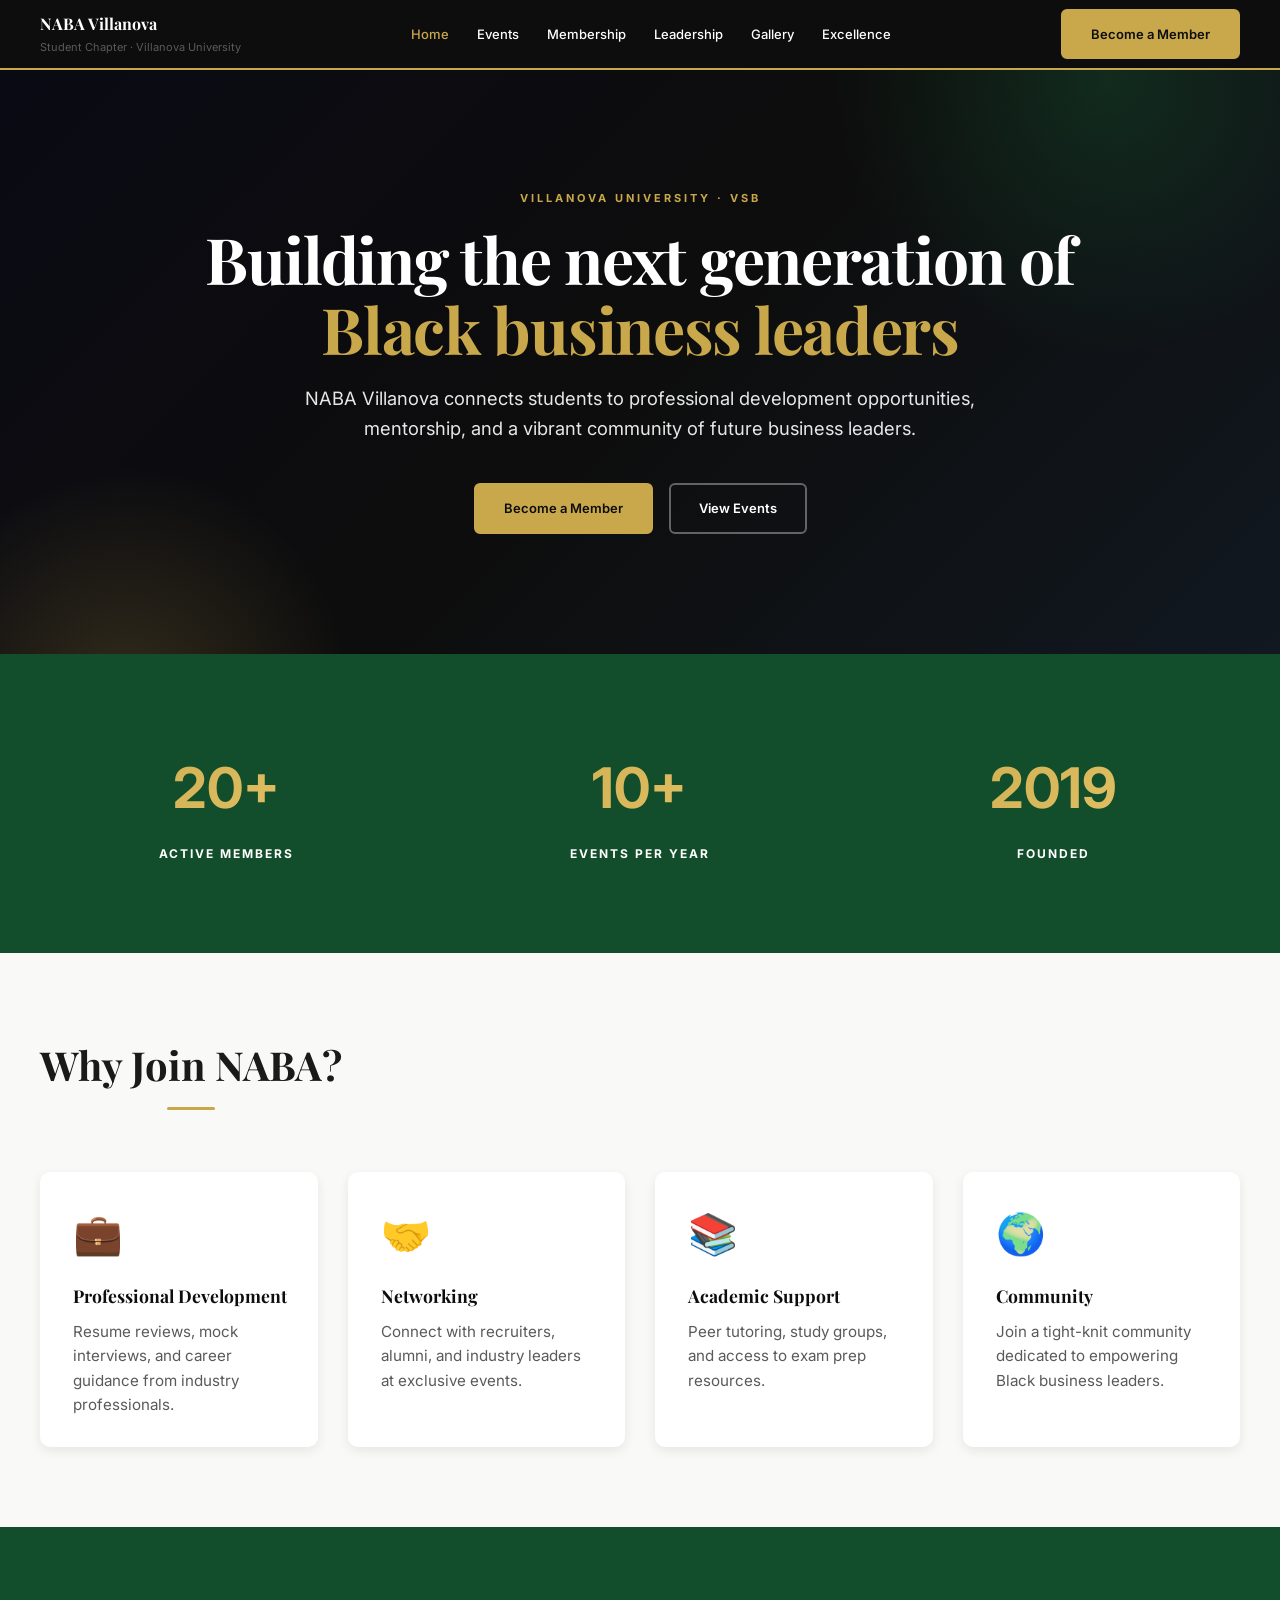
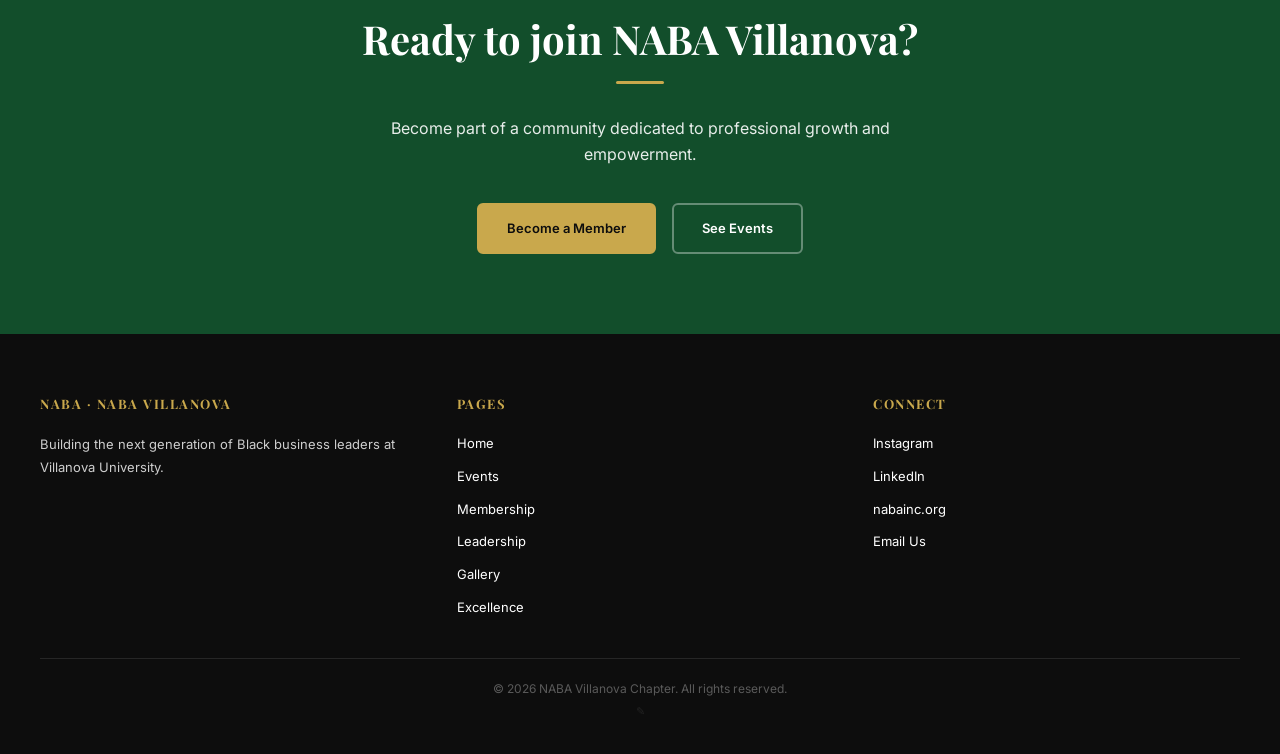
<file: index.html>
<!DOCTYPE html>
<html lang="en">
<head>
<meta charset="UTF-8">
<meta name="viewport" content="width=device-width, initial-scale=1.0">
<title>NABA Villanova</title>
<link rel="preconnect" href="https://fonts.googleapis.com">
<link rel="preconnect" href="https://fonts.gstatic.com" crossorigin>
<link href="https://fonts.googleapis.com/css2?family=Inter:wght@300;400;500;600;700&family=Playfair+Display:wght@700&display=swap" rel="stylesheet">
<link rel="stylesheet" href="css/styles.css">
</head>
<body data-page="home">
<nav class="site-nav">
  <a href="index.html" class="nav-logo">
    <div class="nav-brand"><h2>NABA Villanova</h2><p>Student Chapter · Villanova University</p></div>
  </a>
  <button class="nav-hamburger" aria-label="Toggle menu"><span></span><span></span><span></span></button>
  <ul class="nav-links"><li><a href="index.html" data-page="home">Home</a></li><li><a href="events.html" data-page="events">Events</a></li><li><a href="membership.html" data-page="membership">Membership</a></li><li><a href="leadership.html" data-page="leadership">Leadership</a></li><li><a href="gallery.html" data-page="gallery">Gallery</a></li><li><a href="excellence.html" data-page="accolades">Excellence</a></li></ul>
  <a href="membership.html" class="btn btn-gold-fill nav-cta">Become a Member</a>
</nav>
<main>
<section class="hero"><div class="hero-content">
        <div class="eyebrow">Villanova University · VSB</div>
        <h1>Building the next generation of <span style="color:#C9A84C">Black business leaders</span></h1>
        <p>NABA Villanova connects students to professional development opportunities, mentorship, and a vibrant community of future business leaders.</p>
        <div class="button-group"><a href="membership.html" class="btn btn-gold-fill" >Become a Member</a><a href="events.html" class="btn btn-white-outline" >View Events</a></div>
      </div></section>
<section class="stats-section"><div class="stats-grid"><div class="stat-item"><div class="stat-number">20+</div><div class="stat-label">Active Members</div></div><div class="stat-item"><div class="stat-number">10+</div><div class="stat-label">Events Per Year</div></div><div class="stat-item"><div class="stat-number">2019</div><div class="stat-label">Founded</div></div></div></section>
<section class="cards-section"><div class="section-inner">
        
        <h2>Why Join NABA?</h2>
        
        <div class="cards-grid"><div class="card"><div class="card-icon">💼</div><h3>Professional Development</h3><p>Resume reviews, mock interviews, and career guidance from industry professionals.</p></div><div class="card"><div class="card-icon">🤝</div><h3>Networking</h3><p>Connect with recruiters, alumni, and industry leaders at exclusive events.</p></div><div class="card"><div class="card-icon">📚</div><h3>Academic Support</h3><p>Peer tutoring, study groups, and access to exam prep resources.</p></div><div class="card"><div class="card-icon">🌍</div><h3>Community</h3><p>Join a tight-knit community dedicated to empowering Black business leaders.</p></div></div>
      </div></section>
<section class="cta-section"><div class="section-inner">
        <h2>Ready to join NABA Villanova?</h2>
        <p>Become part of a community dedicated to professional growth and empowerment.</p>
        <div class="button-group"><a href="membership.html" class="btn btn-gold-fill" >Become a Member</a><a href="events.html" class="btn btn-white-outline" >See Events</a></div>
      </div></section>
</main>
<footer class="site-footer">
  <div class="footer-grid">
    <div class="footer-col">
      <h3>NABA · NABA Villanova</h3>
      <p>Building the next generation of Black business leaders at Villanova University.</p>
    </div>
    <div class="footer-col">
      <h3>Pages</h3>
      <div class="footer-links">
        <a href="index.html">Home</a>
        <a href="events.html">Events</a>
        <a href="membership.html">Membership</a>
        <a href="leadership.html">Leadership</a>
        <a href="gallery.html">Gallery</a>
        <a href="excellence.html">Excellence</a>
      </div>
    </div>
    <div class="footer-col">
      <h3>Connect</h3>
      <div class="footer-links">
        <a href="https://instagram.com/nabavillanova" target="_blank" rel="noopener noreferrer">Instagram</a>
        <a href="https://linkedin.com/company/naba-villanova" target="_blank" rel="noopener noreferrer">LinkedIn</a>
        <a href="https://www.nabainc.org" target="_blank" rel="noopener noreferrer">nabainc.org</a>
        <a href="mailto:naba@villanova.edu" target="_blank" rel="noopener noreferrer">Email Us</a>
      </div>
    </div>
  </div>
  <div class="footer-bottom">
    © 2026 NABA Villanova Chapter. All rights reserved.
    <div><button class="hidden-edit" onclick="window.location.href='builder/index.html'" aria-label="Edit this site">&#9998;</button></div>
  </div>
</footer>
<script src="js/nav.js"></script>
<script src="js/animations.js"></script>
</body>
</html>
</file>
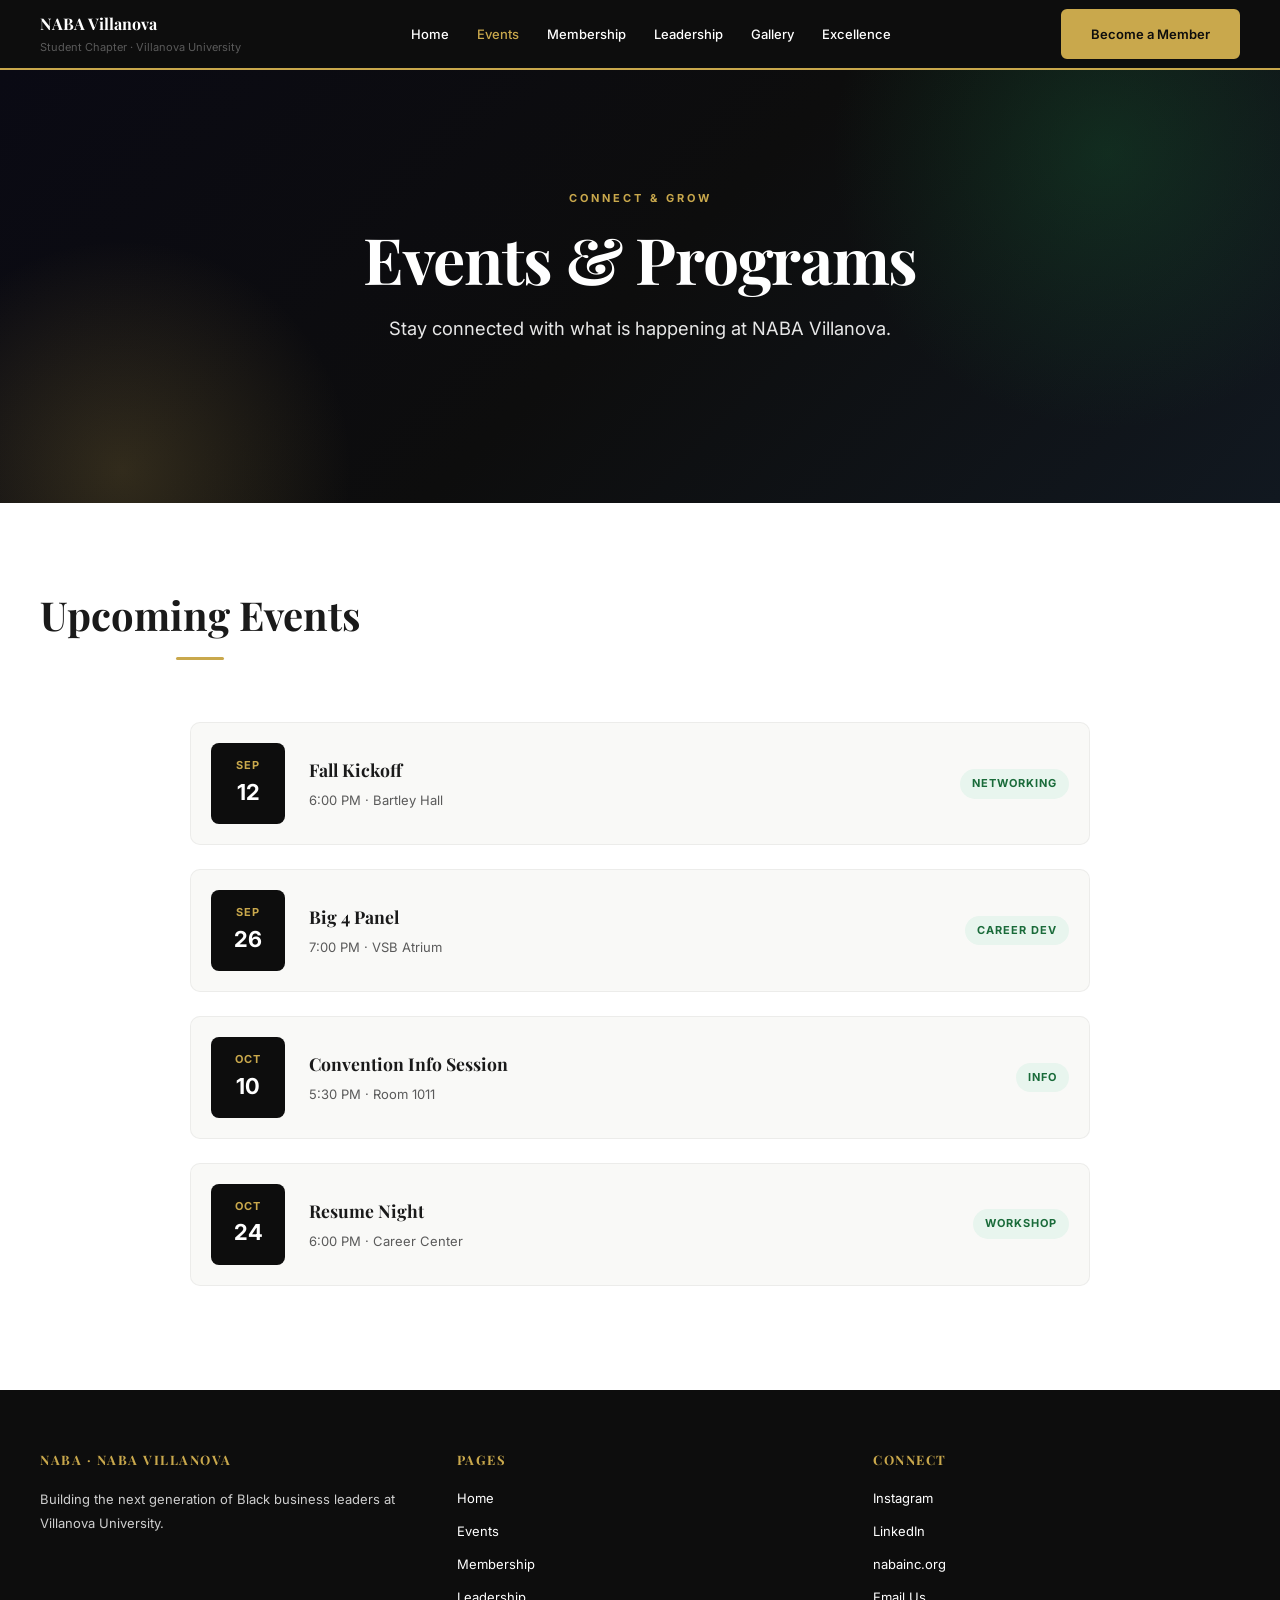
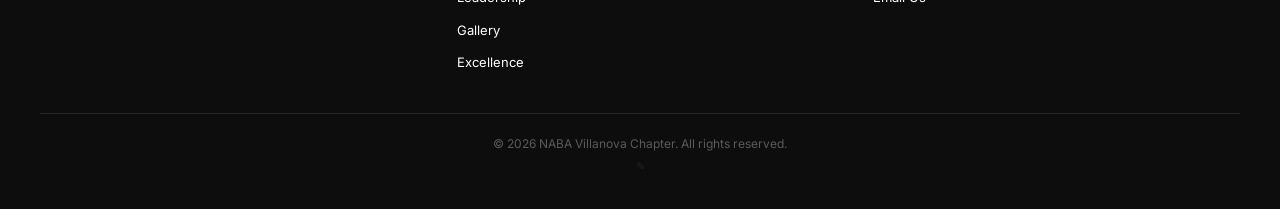
<file: events.html>
<!DOCTYPE html>
<html lang="en">
<head>
<meta charset="UTF-8">
<meta name="viewport" content="width=device-width, initial-scale=1.0">
<title>NABA Villanova — Events</title>
<link rel="preconnect" href="https://fonts.googleapis.com">
<link rel="preconnect" href="https://fonts.gstatic.com" crossorigin>
<link href="https://fonts.googleapis.com/css2?family=Inter:wght@300;400;500;600;700&family=Playfair+Display:wght@700&display=swap" rel="stylesheet">
<link rel="stylesheet" href="css/styles.css">
</head>
<body data-page="events">
<nav class="site-nav">
  <a href="index.html" class="nav-logo">
    <div class="nav-brand"><h2>NABA Villanova</h2><p>Student Chapter · Villanova University</p></div>
  </a>
  <button class="nav-hamburger" aria-label="Toggle menu"><span></span><span></span><span></span></button>
  <ul class="nav-links"><li><a href="index.html" data-page="home">Home</a></li><li><a href="events.html" data-page="events">Events</a></li><li><a href="membership.html" data-page="membership">Membership</a></li><li><a href="leadership.html" data-page="leadership">Leadership</a></li><li><a href="gallery.html" data-page="gallery">Gallery</a></li><li><a href="excellence.html" data-page="accolades">Excellence</a></li></ul>
  <a href="membership.html" class="btn btn-gold-fill nav-cta">Become a Member</a>
</nav>
<main>
<section class="hero"><div class="hero-content">
        <div class="eyebrow">Connect &amp; Grow</div>
        <h1>Events & Programs</h1>
        <p>Stay connected with what is happening at NABA Villanova.</p>
        <div class="button-group"></div>
      </div></section>
<section class="events-section"><div class="section-inner">
        
        <h2>Upcoming Events</h2>
        <div class="events-list"><div class="event-item">
            <div class="event-date"><div class="event-date-month">Sep</div><div class="event-date-day">12</div></div>
            <div class="event-info"><h3>Fall Kickoff</h3><p>6:00 PM · Bartley Hall</p></div>
            <div class="event-tag">Networking</div>
          </div><div class="event-item">
            <div class="event-date"><div class="event-date-month">Sep</div><div class="event-date-day">26</div></div>
            <div class="event-info"><h3>Big 4 Panel</h3><p>7:00 PM · VSB Atrium</p></div>
            <div class="event-tag">Career Dev</div>
          </div><div class="event-item">
            <div class="event-date"><div class="event-date-month">Oct</div><div class="event-date-day">10</div></div>
            <div class="event-info"><h3>Convention Info Session</h3><p>5:30 PM · Room 1011</p></div>
            <div class="event-tag">Info</div>
          </div><div class="event-item">
            <div class="event-date"><div class="event-date-month">Oct</div><div class="event-date-day">24</div></div>
            <div class="event-info"><h3>Resume Night</h3><p>6:00 PM · Career Center</p></div>
            <div class="event-tag">Workshop</div>
          </div></div>
      </div></section>
</main>
<footer class="site-footer">
  <div class="footer-grid">
    <div class="footer-col">
      <h3>NABA · NABA Villanova</h3>
      <p>Building the next generation of Black business leaders at Villanova University.</p>
    </div>
    <div class="footer-col">
      <h3>Pages</h3>
      <div class="footer-links">
        <a href="index.html">Home</a>
        <a href="events.html">Events</a>
        <a href="membership.html">Membership</a>
        <a href="leadership.html">Leadership</a>
        <a href="gallery.html">Gallery</a>
        <a href="excellence.html">Excellence</a>
      </div>
    </div>
    <div class="footer-col">
      <h3>Connect</h3>
      <div class="footer-links">
        <a href="https://instagram.com/nabavillanova" target="_blank" rel="noopener noreferrer">Instagram</a>
        <a href="https://linkedin.com/company/naba-villanova" target="_blank" rel="noopener noreferrer">LinkedIn</a>
        <a href="https://www.nabainc.org" target="_blank" rel="noopener noreferrer">nabainc.org</a>
        <a href="mailto:naba@villanova.edu" target="_blank" rel="noopener noreferrer">Email Us</a>
      </div>
    </div>
  </div>
  <div class="footer-bottom">
    © 2026 NABA Villanova Chapter. All rights reserved.
    <div><button class="hidden-edit" onclick="window.location.href='builder/index.html'" aria-label="Edit this site">&#9998;</button></div>
  </div>
</footer>
<script src="js/nav.js"></script>
<script src="js/animations.js"></script>
</body>
</html>
</file>
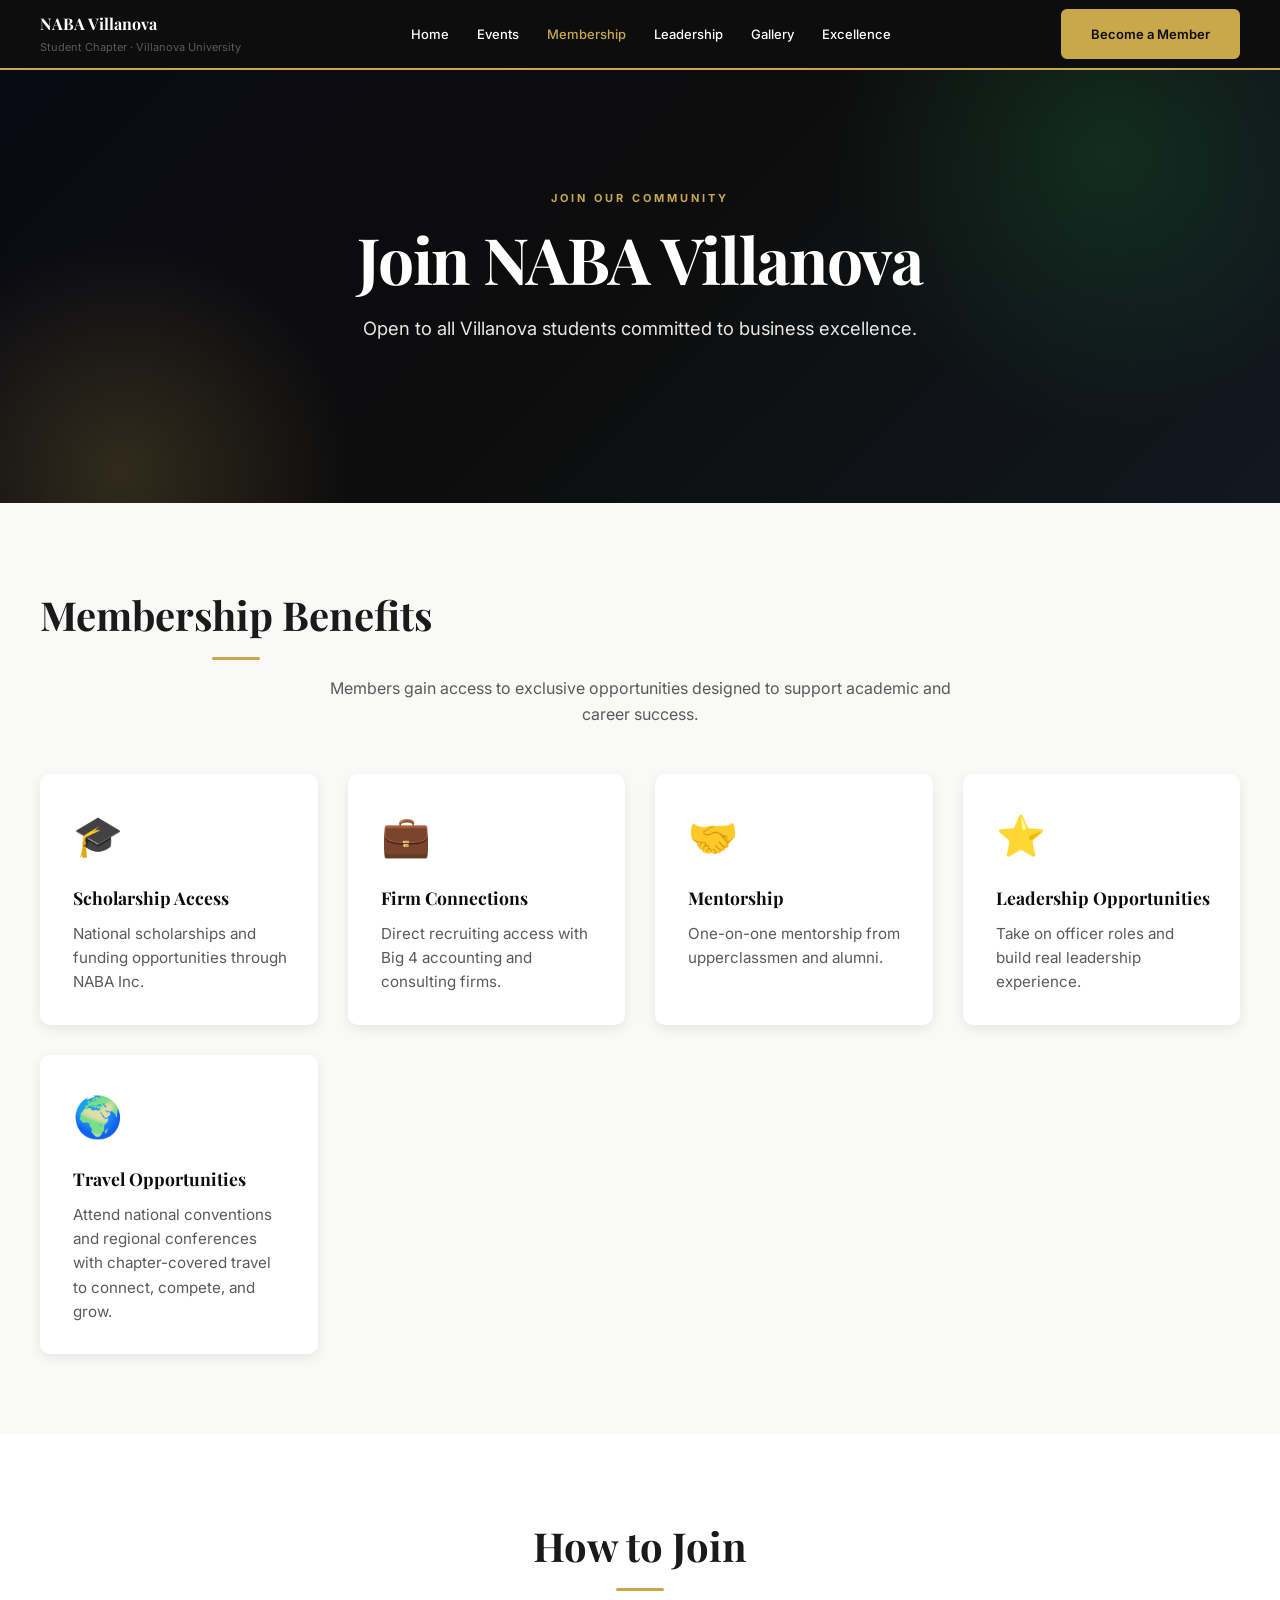
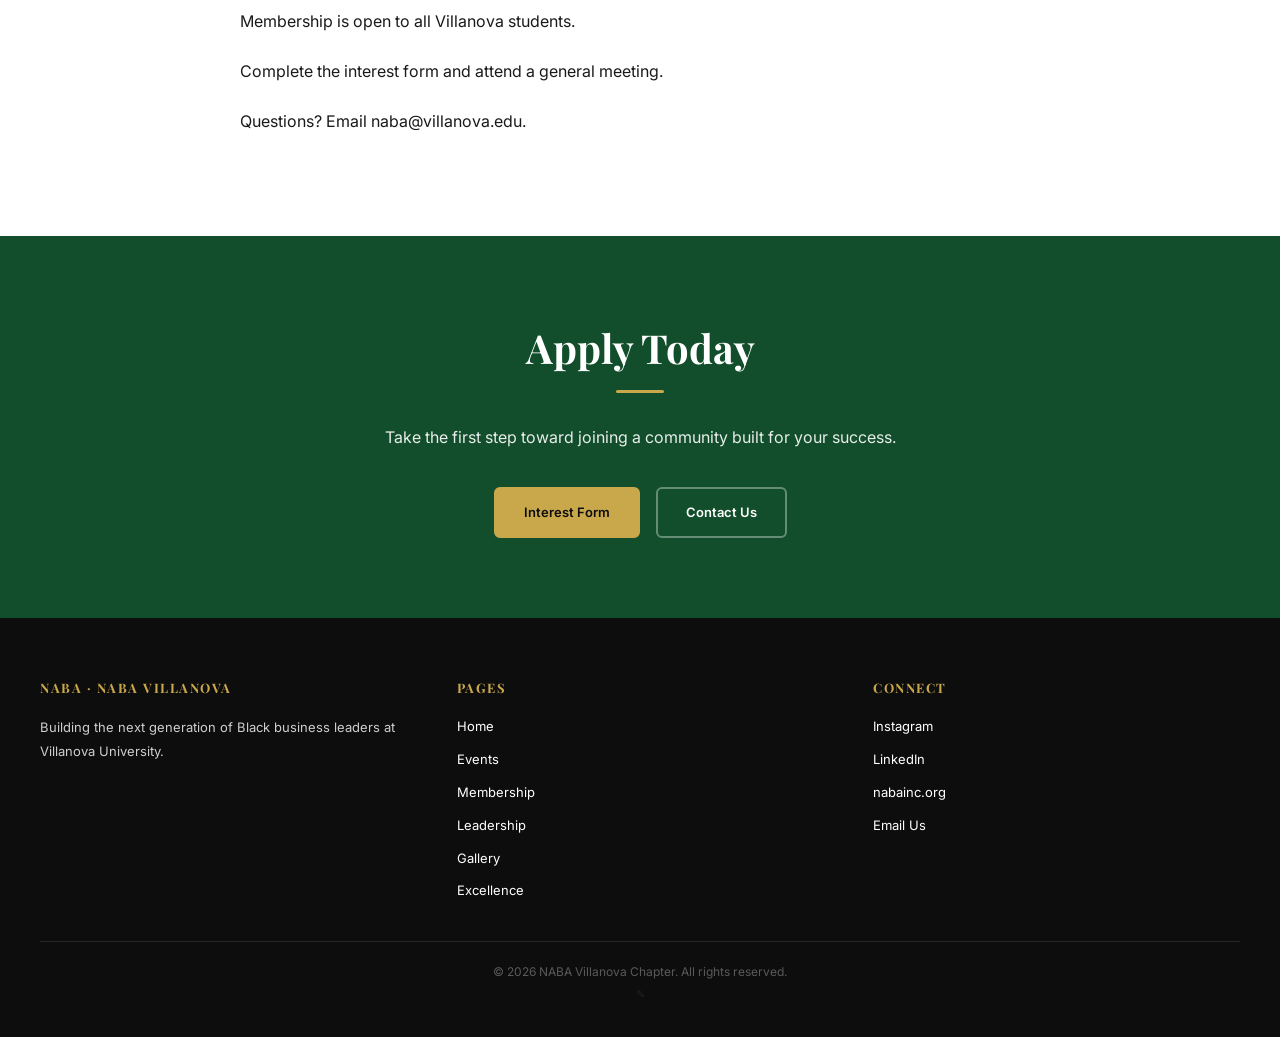
<file: membership.html>
<!DOCTYPE html>
<html lang="en">
<head>
<meta charset="UTF-8">
<meta name="viewport" content="width=device-width, initial-scale=1.0">
<title>NABA Villanova — Membership</title>
<link rel="preconnect" href="https://fonts.googleapis.com">
<link rel="preconnect" href="https://fonts.gstatic.com" crossorigin>
<link href="https://fonts.googleapis.com/css2?family=Inter:wght@300;400;500;600;700&family=Playfair+Display:wght@700&display=swap" rel="stylesheet">
<link rel="stylesheet" href="css/styles.css">
</head>
<body data-page="membership">
<nav class="site-nav">
  <a href="index.html" class="nav-logo">
    <div class="nav-brand"><h2>NABA Villanova</h2><p>Student Chapter · Villanova University</p></div>
  </a>
  <button class="nav-hamburger" aria-label="Toggle menu"><span></span><span></span><span></span></button>
  <ul class="nav-links"><li><a href="index.html" data-page="home">Home</a></li><li><a href="events.html" data-page="events">Events</a></li><li><a href="membership.html" data-page="membership">Membership</a></li><li><a href="leadership.html" data-page="leadership">Leadership</a></li><li><a href="gallery.html" data-page="gallery">Gallery</a></li><li><a href="excellence.html" data-page="accolades">Excellence</a></li></ul>
  <a href="membership.html" class="btn btn-gold-fill nav-cta">Become a Member</a>
</nav>
<main>
<section class="hero"><div class="hero-content">
        <div class="eyebrow">Join Our Community</div>
        <h1>Join NABA Villanova</h1>
        <p>Open to all Villanova students committed to business excellence.</p>
        <div class="button-group"></div>
      </div></section>
<section class="cards-section"><div class="section-inner">
        
        <h2>Membership Benefits</h2>
        <p class="section-intro">Members gain access to exclusive opportunities designed to support academic and career success.</p>
        <div class="cards-grid"><div class="card"><div class="card-icon">🎓</div><h3>Scholarship Access</h3><p>National scholarships and funding opportunities through NABA Inc.</p></div><div class="card"><div class="card-icon">💼</div><h3>Firm Connections</h3><p>Direct recruiting access with Big 4 accounting and consulting firms.</p></div><div class="card"><div class="card-icon">🤝</div><h3>Mentorship</h3><p>One-on-one mentorship from upperclassmen and alumni.</p></div><div class="card"><div class="card-icon">⭐</div><h3>Leadership Opportunities</h3><p>Take on officer roles and build real leadership experience.</p></div><div class="card"><div class="card-icon">🌍</div><h3>Travel Opportunities</h3><p>Attend national conventions and regional conferences with chapter-covered travel to connect, compete, and grow.</p></div></div>
      </div></section>
<section class="text-section"><div class="text-content">
        <h2>How to Join</h2>
        <div class="text-body"><p>Membership is open to all Villanova students.</p><p>Complete the interest form and attend a general meeting.</p><p>Questions? Email naba@villanova.edu.</p></div>
      </div></section>
<section class="cta-section"><div class="section-inner">
        <h2>Apply Today</h2>
        <p>Take the first step toward joining a community built for your success.</p>
        <div class="button-group"><a href="https://docs.google.com/forms/d/e/1FAIpQLSfOz2ShV2T1Oh4lbcgv9S0YHJitE0uWkxwM6k02Fl057y3H8Q/viewform?usp=header" class="btn btn-gold-fill" target="_blank" rel="noopener noreferrer">Interest Form</a><a href="mailto:naba@villanova.edu" class="btn btn-white-outline">Contact Us</a></div>
      </div></section>
</main>
<footer class="site-footer">
  <div class="footer-grid">
    <div class="footer-col">
      <h3>NABA · NABA Villanova</h3>
      <p>Building the next generation of Black business leaders at Villanova University.</p>
    </div>
    <div class="footer-col">
      <h3>Pages</h3>
      <div class="footer-links">
        <a href="index.html">Home</a>
        <a href="events.html">Events</a>
        <a href="membership.html">Membership</a>
        <a href="leadership.html">Leadership</a>
        <a href="gallery.html">Gallery</a>
        <a href="excellence.html">Excellence</a>
      </div>
    </div>
    <div class="footer-col">
      <h3>Connect</h3>
      <div class="footer-links">
        <a href="https://instagram.com/nabavillanova" target="_blank" rel="noopener noreferrer">Instagram</a>
        <a href="https://linkedin.com/company/naba-villanova" target="_blank" rel="noopener noreferrer">LinkedIn</a>
        <a href="https://www.nabainc.org" target="_blank" rel="noopener noreferrer">nabainc.org</a>
        <a href="mailto:naba@villanova.edu" target="_blank" rel="noopener noreferrer">Email Us</a>
      </div>
    </div>
  </div>
  <div class="footer-bottom">
    © 2026 NABA Villanova Chapter. All rights reserved.
    <div><button class="hidden-edit" onclick="window.location.href='builder/index.html'" aria-label="Edit this site">&#9998;</button></div>
  </div>
</footer>
<script src="js/nav.js"></script>
<script src="js/animations.js"></script>
</body>
</html>
</file>
<file: css/styles.css>
:root{--black:#0D0D0D;--deep-green:#124E2B;--green:#1A6B3A;--light-green:#E8F5EE;--gold:#C9A84C;--gold-dark:#9A7A28;--white:#FFFFFF;--body-text:#1A1A1A;--muted-text:#5A5A5A;}
*{margin:0;padding:0;box-sizing:border-box;}
html{scroll-behavior:smooth;}
body{font-family:'Inter',sans-serif;line-height:1.6;color:var(--body-text);background:var(--white);}
h1,h2,h3{font-family:'Playfair Display',serif;}
a{color:var(--green);text-decoration:none;transition:color .3s;}
a:hover{color:var(--gold);}
img{max-width:100%;display:block;}
.btn{padding:13px 28px;border-radius:6px;font-weight:600;font-size:13px;border:2px solid transparent;cursor:pointer;transition:all .25s;text-decoration:none;display:inline-block;}
.btn-gold-fill{background:var(--gold);color:var(--black);border-color:var(--gold);}
.btn-gold-fill:hover{background:var(--gold-dark);border-color:var(--gold-dark);color:var(--black);}
.btn-white-outline{background:transparent;color:var(--white);border-color:rgba(255,255,255,.35);}
.btn-white-outline:hover{border-color:var(--gold);color:var(--gold);}
.btn-gold-outline{background:transparent;color:var(--gold);border-color:var(--gold);}
.btn-gold-outline:hover{background:var(--gold);color:var(--black);}
.btn-dark-fill{background:var(--black);color:var(--white);border-color:var(--black);}
.btn-dark-fill:hover{background:#262626;border-color:#262626;}
.button-group{display:flex;gap:16px;justify-content:center;flex-wrap:wrap;}

/* ===== Nav ===== */
.site-nav{background:var(--black);border-bottom:2.5px solid var(--gold);padding:0 40px;display:flex;align-items:center;justify-content:space-between;min-height:70px;position:sticky;top:0;z-index:100;gap:24px;}
.nav-logo{display:flex;align-items:center;gap:14px;cursor:pointer;text-decoration:none;flex-shrink:0;}
.nav-brand h2{color:var(--white);font-size:16px;margin-bottom:2px;}
.nav-brand p{color:var(--muted-text);font-size:11px;}
.nav-links{display:flex;gap:28px;list-style:none;flex-wrap:wrap;padding:12px 0;}
.nav-links a{color:var(--white);font-size:13px;font-weight:500;text-decoration:none;}
.nav-links a:hover,.nav-links a.active{color:var(--gold);}
.nav-cta{flex-shrink:0;}

/* Hamburger (hidden on desktop) */
.nav-hamburger{display:none;background:none;border:none;cursor:pointer;padding:8px;flex-direction:column;gap:5px;flex-shrink:0;}
.nav-hamburger span{display:block;width:24px;height:2px;background:var(--white);border-radius:2px;transition:all .3s;}
.nav-hamburger.open span:nth-child(1){transform:translateY(7px) rotate(45deg);}
.nav-hamburger.open span:nth-child(2){opacity:0;}
.nav-hamburger.open span:nth-child(3){transform:translateY(-7px) rotate(-45deg);}

/* Dropdown nav */
.nav-links li{position:relative;list-style:none;}
.nav-links li.has-dropdown>a{display:flex;align-items:center;gap:5px;}
.nav-arrow{font-size:8px;opacity:.6;transition:transform .2s;}
.has-dropdown:hover .nav-arrow{transform:rotate(180deg);}
.dropdown-menu{display:none;position:absolute;top:calc(100% + 8px);left:0;background:var(--black);border:1px solid rgba(201,168,76,.25);border-top:2px solid var(--gold);border-radius:0 6px 6px 6px;list-style:none;min-width:180px;z-index:200;padding:6px 0;box-shadow:0 8px 24px rgba(0,0,0,.4);}
.has-dropdown:hover .dropdown-menu{display:block;}
.dropdown-menu li a{display:block;padding:9px 18px;color:rgba(255,255,255,.85)!important;font-size:12px;font-weight:500;transition:color .15s,background .15s;}
.dropdown-menu li a:hover{color:var(--gold)!important;background:rgba(201,168,76,.08);}

/* ===== Sections ===== */
section{padding:80px 40px;}
.section-inner{max-width:1200px;margin:0 auto;}
.section-inner>h2,.text-content>h2{font-size:clamp(1.8rem,4vw,2.5rem);margin-bottom:16px;text-align:center;position:relative;display:inline-block;}
.section-inner>h2::after,.text-content>h2::after{content:'';display:block;width:48px;height:3px;background:var(--gold);border-radius:2px;margin:10px auto 0;}
.eyebrow{font-size:11px;font-weight:700;letter-spacing:3px;text-transform:uppercase;color:var(--gold);margin-bottom:16px;text-align:center;}
.section-intro{text-align:center;color:var(--muted-text);max-width:640px;margin:0 auto 36px;}

/* Hero */
.hero{background:linear-gradient(135deg,#0a0a14 0%,#0D0D0D 50%,#111820 100%);color:var(--white);padding:120px 40px;text-align:center;position:relative;overflow:hidden;}
.hero::before{content:'';position:absolute;top:-50%;right:-10%;width:600px;height:600px;background:radial-gradient(circle,rgba(26,107,58,.3) 0%,transparent 65%);border-radius:50%;pointer-events:none;}
.hero::after{content:'';position:absolute;bottom:-50%;left:-10%;width:500px;height:500px;background:radial-gradient(circle,rgba(201,168,76,.2) 0%,transparent 65%);border-radius:50%;pointer-events:none;}
.hero-content{position:relative;z-index:1;max-width:900px;margin:0 auto;}
.hero h1{font-size:clamp(2rem,6vw,4rem);line-height:1.1;margin-bottom:20px;letter-spacing:-.02em;}
.hero p{font-size:clamp(1rem,2.5vw,1.15rem);color:rgba(255,255,255,.9);margin-bottom:40px;max-width:700px;margin-left:auto;margin-right:auto;}

/* Stats */
.stats-section{background:var(--deep-green);color:var(--white);}
.stats-grid{display:grid;grid-template-columns:repeat(auto-fit,minmax(160px,1fr));gap:40px;max-width:1200px;margin:0 auto;text-align:center;}
.stat-item{padding:10px 0;}
.stat-number{font-size:clamp(2rem,4.5vw,3.5rem);background:linear-gradient(135deg,var(--gold),#e8c96a);-webkit-background-clip:text;-webkit-text-fill-color:transparent;background-clip:text;font-weight:700;}
.stat-label{font-size:12px;font-weight:700;text-transform:uppercase;letter-spacing:2px;margin-top:10px;}

/* Text */
.text-section{background:var(--white);}
.text-content{max-width:800px;margin:0 auto;text-align:center;}
.text-content p{font-size:1rem;line-height:1.85;margin-bottom:20px;color:var(--body-text);text-align:left;}

/* Cards */
.cards-section{background:#F9F9F7;}
.cards-grid{display:grid;grid-template-columns:repeat(auto-fit,minmax(220px,1fr));gap:30px;margin-top:46px;}
.card{background:var(--white);padding:30px;border-radius:10px;box-shadow:0 4px 12px rgba(0,0,0,.08);border-left:3px solid transparent;transition:all .3s;}
.card:hover{background:var(--light-green);transform:translateY(-4px);box-shadow:0 12px 30px rgba(0,0,0,.12);border-left-color:var(--gold);}
.card-icon{font-size:2.5rem;margin-bottom:16px;}
.card h3{font-size:1.1rem;margin-bottom:10px;color:var(--black);}
.card p{color:var(--muted-text);font-size:.95rem;}

/* Events */
.events-section{background:var(--white);}
.events-list{max-width:900px;margin:46px auto 0;}
.event-item{display:flex;gap:24px;align-items:center;margin-bottom:24px;padding:20px;border-radius:10px;background:#F9F9F7;border:1px solid rgba(0,0,0,.05);flex-wrap:wrap;}
.event-date{background:var(--black);color:var(--white);border-radius:8px;padding:14px;text-align:center;min-width:74px;flex-shrink:0;}
.event-date-month{font-size:11px;font-weight:700;color:var(--gold);text-transform:uppercase;letter-spacing:1px;}
.event-date-day{font-size:22px;font-weight:700;}
.event-info{flex:1;min-width:160px;}
.event-info h3{margin-bottom:6px;font-size:1.1rem;}
.event-info p{color:var(--muted-text);font-size:13px;}
.event-tag{background:var(--light-green);color:var(--green);font-size:11px;font-weight:700;text-transform:uppercase;letter-spacing:1px;padding:6px 12px;border-radius:20px;flex-shrink:0;}.gcal-events-container{max-width:900px;margin:46px auto 0;min-height:100px;}.gcal-empty{color:var(--muted-text);text-align:center;padding:40px 0;font-size:0.95rem;}.event-item[onclick]:hover{background:#f0eeea;border-color:rgba(0,0,0,.1);}

/* Team */
.team-section{background:#F9F9F7;}
.team-grid{display:grid;grid-template-columns:repeat(4,1fr);gap:20px;margin-top:40px;}
.team-member{display:flex;flex-direction:column;transition:transform .2s ease,box-shadow .2s ease;cursor:default;}
.team-member:hover{transform:translateY(-6px);}
.team-member:hover .member-card{box-shadow:0 14px 36px rgba(0,0,0,.28);}
.member-card{position:relative;border-radius:14px;overflow:hidden;aspect-ratio:3/4;background:var(--black);}
.member-photo-wrap{width:100%;height:100%;overflow:hidden;}
.member-photo{width:100%;height:100%;object-fit:cover;transform-origin:top center;display:block;}
.member-avatar{width:100%;height:100%;background:var(--black);color:var(--gold);display:flex;align-items:center;justify-content:center;font-weight:700;font-size:48px;}
.member-card-overlay{position:absolute;bottom:0;left:0;right:0;padding:56px 16px 16px;background:linear-gradient(to top,rgba(0,0,0,.92) 0%,rgba(0,0,0,.6) 35%,transparent 70%);text-align:left;}
.member-card-overlay h3{color:#fff;font-size:1rem;margin:0 0 4px;font-family:'Inter',sans-serif;font-weight:700;line-height:1.2;}
.member-role{color:var(--gold);font-size:0.7rem;text-transform:uppercase;letter-spacing:0.08em;margin:0;font-weight:600;}
.member-info{padding:10px 2px 0;display:flex;align-items:flex-start;justify-content:space-between;gap:8px;}
.member-details{flex:1;}
.member-sub{font-size:0.72rem;color:var(--muted-text);line-height:1.5;margin:0;}
.member-name-row{display:none;}
.linkedin-badge{display:inline-flex;align-items:center;justify-content:center;width:24px;height:24px;background:#0077b5;color:#fff;border-radius:4px;font-size:10px;font-weight:800;text-decoration:none;flex-shrink:0;margin-top:2px;transition:background .2s;}
.linkedin-badge:hover{background:#005582;}
.linkedin-badge-placeholder{display:inline-flex;align-items:center;justify-content:center;width:24px;height:24px;background:#333;color:#888;border-radius:4px;font-size:10px;font-weight:800;flex-shrink:0;margin-top:2px;cursor:default;}

/* Testimonials */
.testimonials-section{background:var(--white);}
.testimonials-grid{display:grid;grid-template-columns:repeat(auto-fit,minmax(260px,1fr));gap:30px;max-width:1200px;margin:46px auto 0;}
.testimonial-card{background:var(--light-green);border-radius:10px;padding:30px;border-left:4px solid var(--gold);}
.testimonial-card .quote{font-size:1rem;font-style:italic;color:var(--body-text);margin-bottom:16px;line-height:1.8;}
.testimonial-card .author{font-weight:600;font-size:13px;color:var(--green);}
.testimonial-card .author-role{font-weight:400;color:var(--muted-text);}

/* Image */
.image-section{padding:60px 40px;text-align:center;background:var(--white);}
.image-section img{max-width:900px;width:100%;border-radius:10px;margin:0 auto;}

/* Gallery */
.gallery-section{background:#F9F9F7;}
.gallery-grid{display:grid;grid-template-columns:repeat(auto-fit,minmax(200px,1fr));gap:16px;margin-top:40px;}
.gallery-item{border-radius:8px;overflow:hidden;aspect-ratio:4/3;}
.gallery-item img{width:100%;height:100%;object-fit:cover;}

/* Carousel */
.carousel-section{background:#111;padding:0;position:relative;overflow:hidden;}
.carousel-title{font-size:1.5rem;color:#fff;text-align:center;padding:30px 20px 0;font-family:'Playfair Display',serif;}
.carousel-wrap{position:relative;}
.carousel-slide{display:none;position:relative;}
.carousel-slide.active{display:block;}
.carousel-slide img{width:100%;height:520px;object-fit:contain;background:#0a0a0a;display:block;}
.carousel-caption{position:absolute;bottom:0;left:0;right:0;background:rgba(0,0,0,.65);color:#fff;padding:12px 20px;font-size:13px;text-align:center;}
.carousel-btn{position:absolute;top:50%;transform:translateY(-50%);background:rgba(0,0,0,.55);border:1px solid rgba(255,255,255,.15);color:#fff;width:44px;height:44px;border-radius:50%;cursor:pointer;font-size:18px;z-index:10;display:flex;align-items:center;justify-content:center;transition:background .2s;}
.carousel-btn:hover{background:var(--gold);color:#000;border-color:var(--gold);}
.carousel-btn.prev{left:16px;}
.carousel-btn.next{right:16px;}
.carousel-dots{position:absolute;bottom:14px;left:50%;transform:translateX(-50%);display:flex;gap:8px;z-index:10;}
.carousel-dot{width:9px;height:9px;border-radius:50%;background:rgba(255,255,255,.4);cursor:pointer;transition:background .2s;}
.carousel-dot.active{background:var(--gold);}

/* CTA */
.cta-section{background:var(--deep-green);color:var(--white);text-align:center;}
.cta-section h2{color:var(--white);}
.cta-section p{max-width:600px;margin:16px auto 36px;color:rgba(255,255,255,.9);}

/* Divider */
.divider-section{padding:0 40px;max-width:1200px;margin:0 auto;}
.divider-section hr{border:none;border-top:1px solid rgba(0,0,0,.1);margin:30px 0;}

/* Footer */
.site-footer{background:var(--black);color:var(--white);padding:60px 40px 30px;}
.footer-grid{display:grid;grid-template-columns:repeat(3,1fr);gap:50px;max-width:1200px;margin:0 auto 40px;}
.footer-col h3{color:var(--gold);margin-bottom:18px;font-size:13px;text-transform:uppercase;letter-spacing:1.5px;}
.footer-col p{font-size:13px;color:rgba(255,255,255,.8);line-height:1.8;}
.footer-links{display:flex;flex-direction:column;gap:12px;list-style:none;}
.footer-links a{font-size:13px;color:var(--white);display:flex;align-items:center;gap:8px;text-decoration:none;}
.footer-links a:hover{color:var(--gold);}
.footer-bottom{border-top:1px solid rgba(255,255,255,.1);padding-top:20px;text-align:center;font-size:12px;color:var(--muted-text);}
.hidden-edit{background:none;border:none;color:#555;font-size:11px;opacity:.3;cursor:pointer;padding:6px 10px;transition:opacity .3s;font-family:inherit;}
.hidden-edit:hover{opacity:.7;}

/* ===== Tablet (max 1024px) ===== */
@media(max-width:1024px){.team-grid{grid-template-columns:repeat(3,1fr);}
  .site-nav{padding:0 24px;}
  .nav-links{gap:20px;}
  section{padding:70px 32px;}
  .hero{padding:100px 32px;}
  .footer-grid{gap:30px;}
  .team-grid{grid-template-columns:repeat(auto-fit,minmax(130px,1fr));gap:24px;}
}

/* ===== Mobile (max 768px) ===== */
@media(max-width:768px){
  /* Nav hamburger */
  .site-nav{padding:0 20px;position:relative;flex-wrap:nowrap;}
  .nav-hamburger{display:flex;}
  .nav-cta{display:none;}
  .nav-links{
    display:none;
    position:absolute;
    top:70px;left:0;right:0;
    background:var(--black);
    flex-direction:column;
    align-items:flex-start;
    gap:0;
    padding:0;
    border-bottom:2px solid var(--gold);
    box-shadow:0 8px 24px rgba(0,0,0,.5);
    z-index:99;
    flex-wrap:nowrap;
  }
  .nav-links.open{display:flex;}
  .nav-links li{width:100%;}
  .nav-links li a{display:block;padding:14px 24px;font-size:14px;border-bottom:1px solid rgba(255,255,255,.07);}
  .nav-links li a:hover{background:rgba(201,168,76,.1);}
  .dropdown-menu{display:block;position:static;border:none;border-top:none;background:rgba(255,255,255,.05);box-shadow:none;border-radius:0;padding:0;min-width:0;}
  .has-dropdown:hover .dropdown-menu{display:block;}
  .dropdown-menu li a{padding:12px 36px;font-size:13px;}
  .nav-arrow{display:none;}

  /* Sections */
  section{padding:52px 20px;}
  .hero{padding:72px 20px;}
  .hero h1{font-size:clamp(1.8rem,8vw,2.6rem);}

  /* Stats */
  .stats-grid{grid-template-columns:repeat(3,1fr);gap:20px;}
  .stat-number{font-size:clamp(1.6rem,6vw,2.2rem);}
  .stat-label{font-size:10px;letter-spacing:1px;}

  /* Cards */
  .cards-grid{grid-template-columns:1fr;gap:16px;}

  /* Events */
  .event-item{flex-direction:column;text-align:center;}
  .event-info{min-width:0;}
  .event-tag{align-self:center;}

  /* Team */
  .team-grid{grid-template-columns:repeat(2,1fr);gap:16px;margin-top:24px;}
  
  

  /* Carousel */
  .carousel-slide img{height:260px;}
  .carousel-title{font-size:1.2rem;padding:20px 16px 0;}
  .carousel-btn{width:36px;height:36px;font-size:16px;}

  /* Footer */
  .footer-grid{grid-template-columns:1fr;gap:32px;text-align:center;}
  .footer-links{align-items:center;}

  /* Buttons */
  .btn{padding:11px 22px;font-size:12px;}
  .button-group{gap:12px;}
}

/* ===== Small mobile (max 480px) ===== */
@media(max-width:480px){
  .stats-grid{grid-template-columns:1fr;gap:24px;}
  .team-grid{grid-template-columns:repeat(2,1fr);gap:12px;}
  .hero h1{font-size:1.8rem;}
  .site-footer{padding:48px 20px 24px;}
}

/* ===== Placement Grid ===== */
.placement-grid{display:flex;flex-wrap:wrap;gap:20px;justify-content:center;margin-top:2.5rem;}
.placement-card{background:var(--white);border-radius:12px;box-shadow:0 2px 12px rgba(0,0,0,.08);border-top:4px solid var(--gold);padding:20px 16px 14px;display:flex;flex-direction:column;align-items:center;justify-content:center;gap:8px;width:148px;height:120px;transition:transform .2s,box-shadow .2s;}
.placement-card:hover{transform:translateY(-4px);box-shadow:0 8px 24px rgba(0,0,0,.14);}
.placement-logo-img{height:42px;width:auto;max-width:110px;object-fit:contain;}
.placement-logo-img{height:44px;width:auto;max-width:112px;object-fit:contain;}.placement-fallback{font-family:'Inter',sans-serif;font-size:1.1rem;font-weight:800;color:var(--gold);}
.placement-name{font-size:0.65rem;font-weight:600;color:var(--muted-text);text-align:center;text-transform:uppercase;letter-spacing:0.05em;line-height:1.3;}
@media(max-width:768px){.placement-card{width:130px;height:110px;}}
@media(max-width:480px){.placement-grid{gap:14px;}.placement-card{width:calc(50% - 7px);height:auto;padding:16px 10px 12px;}}
.reveal{opacity:0;transform:translateY(28px);transition:opacity .55s ease,transform .55s ease;}
.reveal.visible{opacity:1;transform:translateY(0);}
</file>
